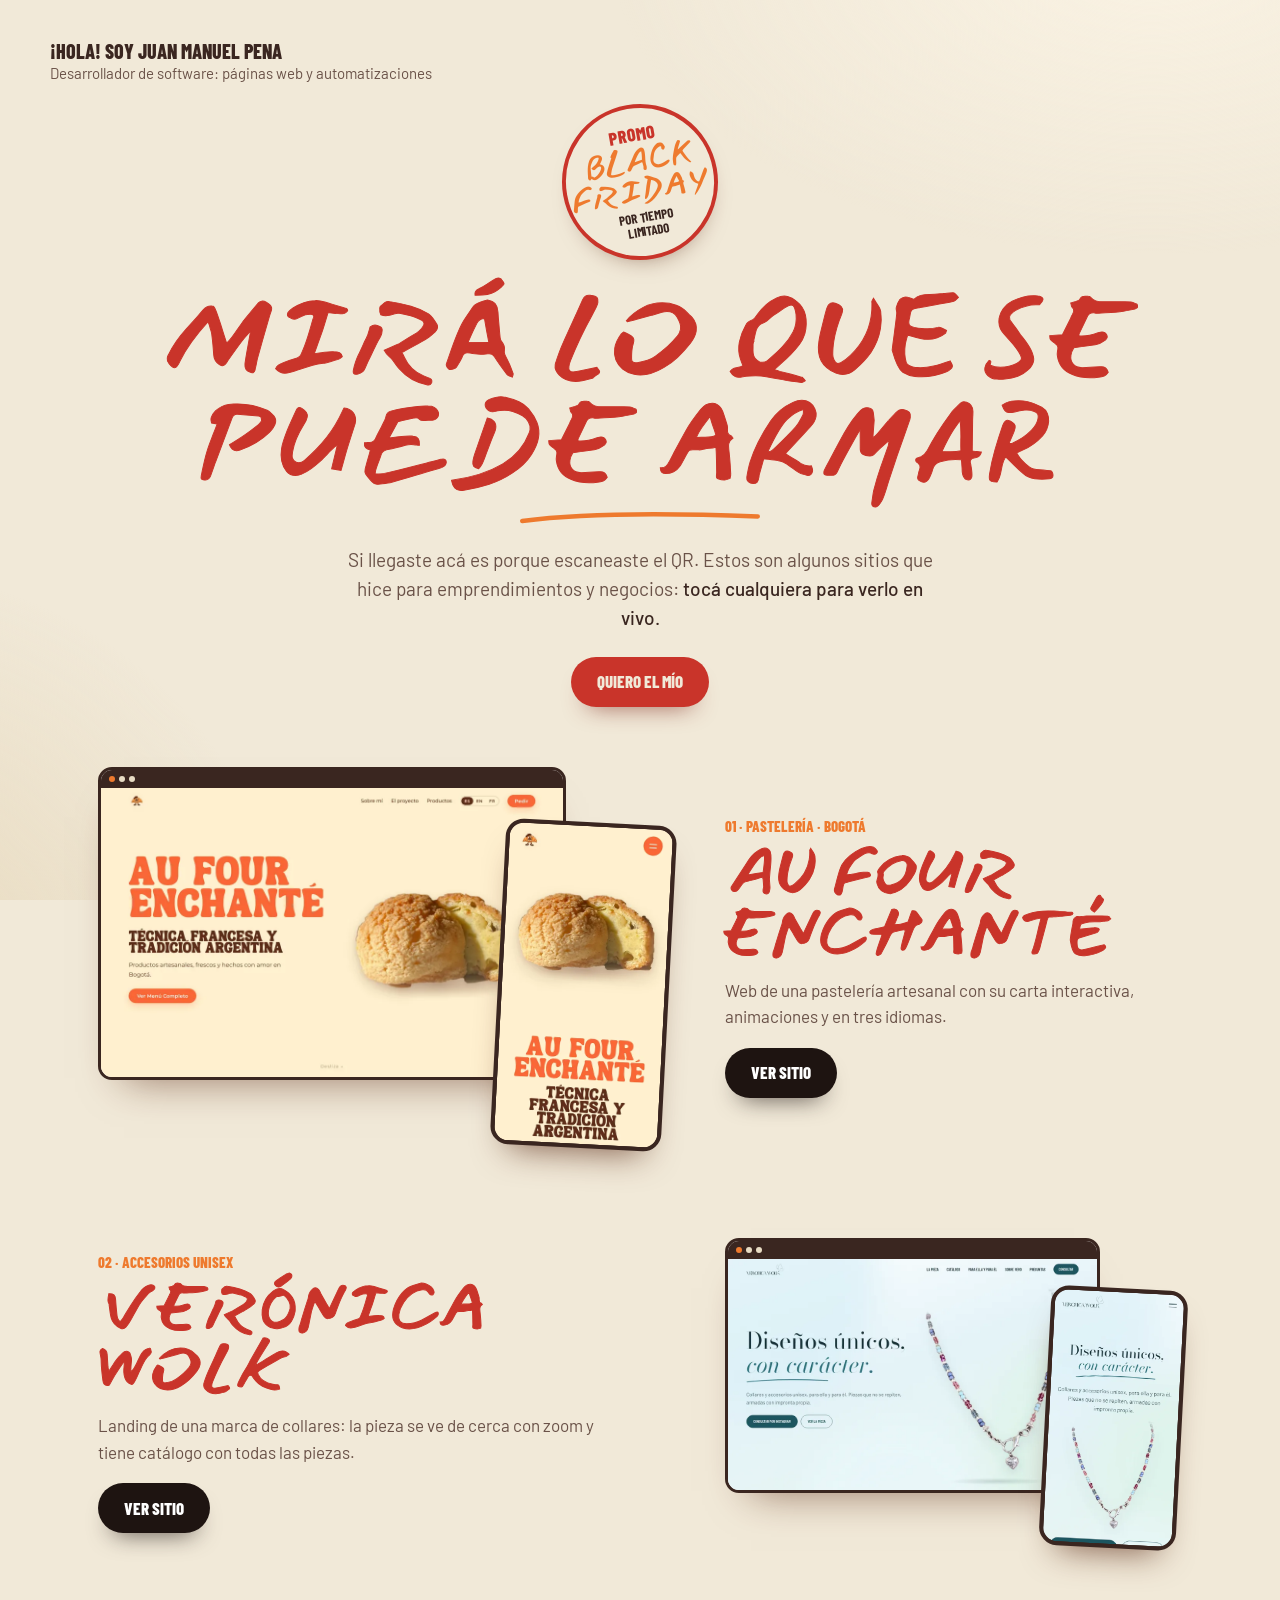
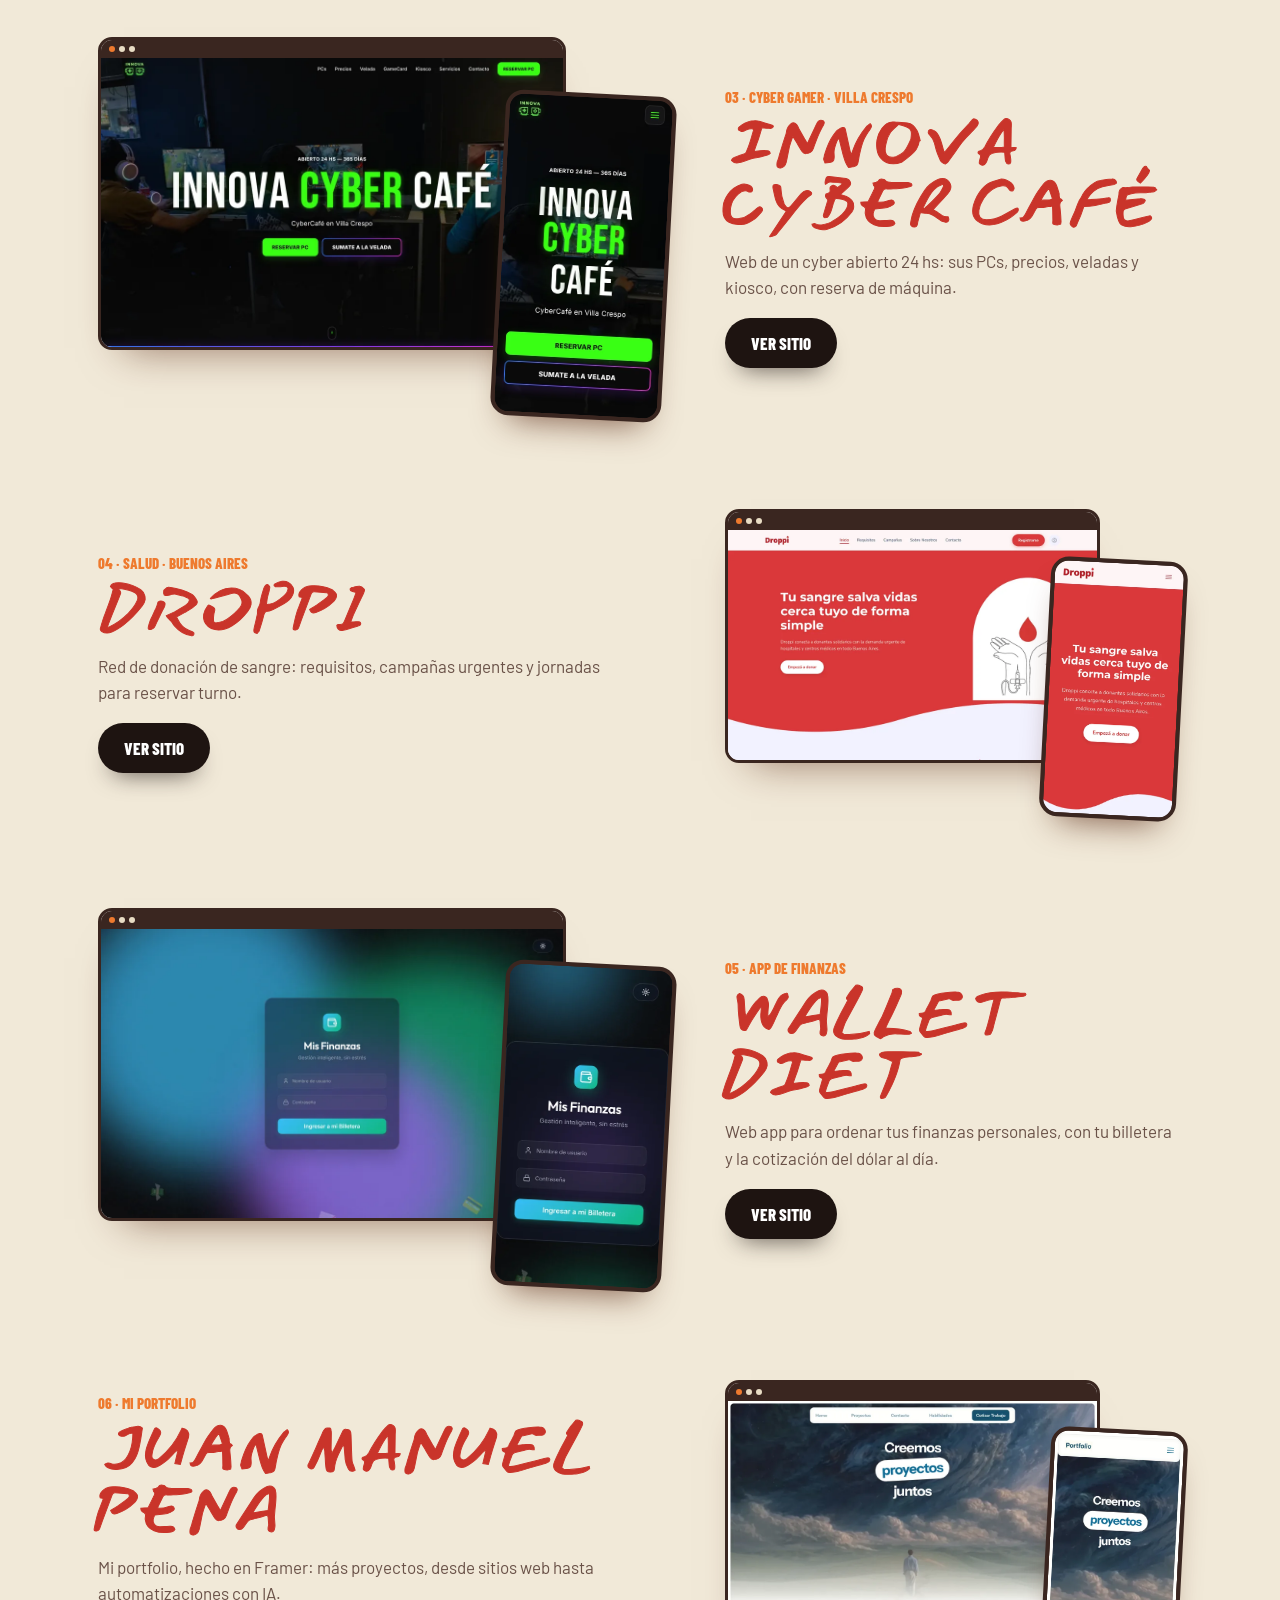
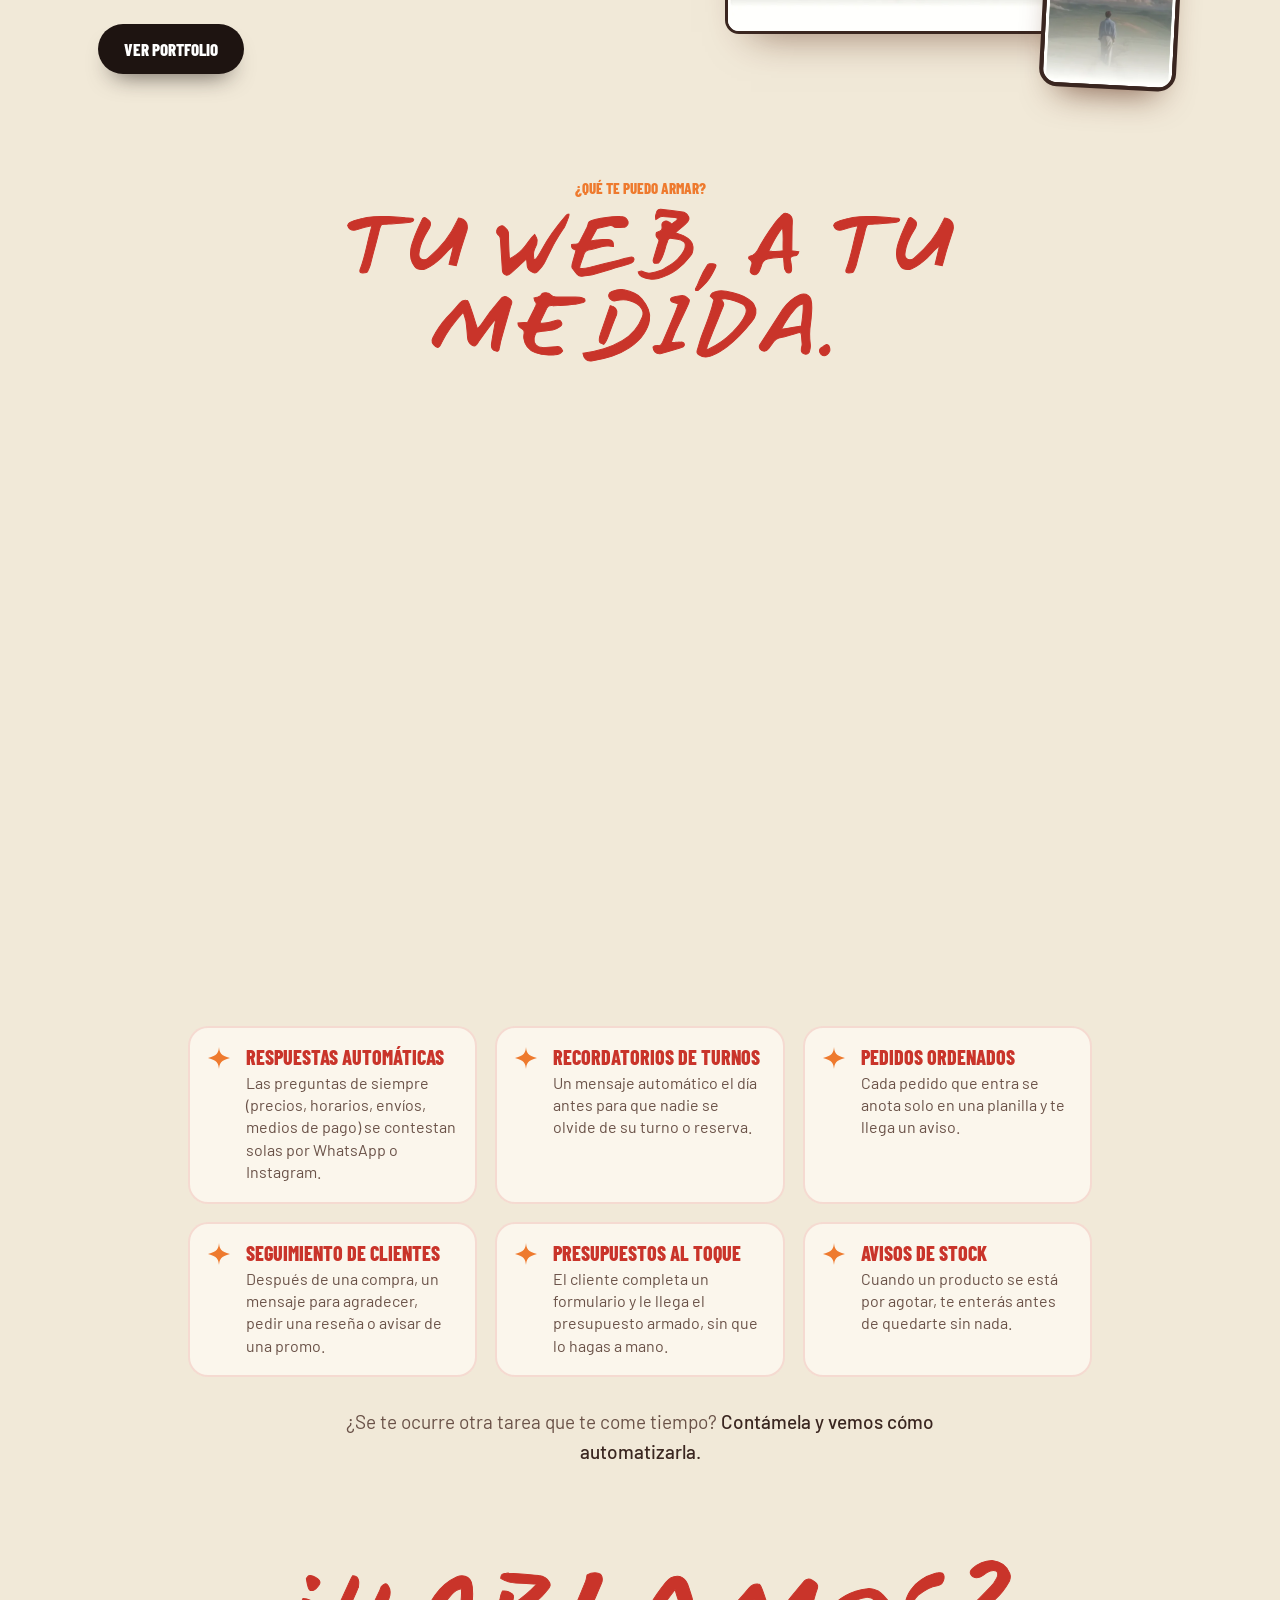
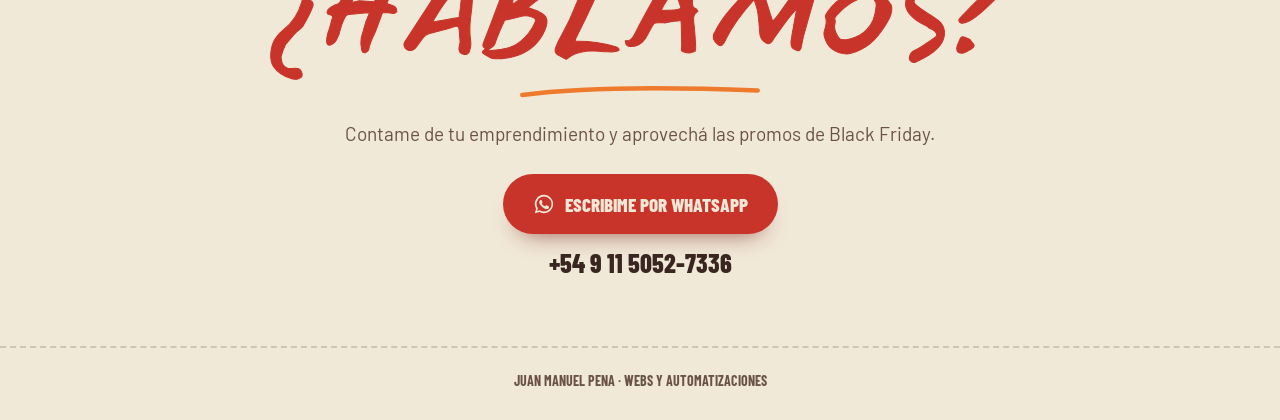
<file: mini-pagina/index.html>
<!doctype html>
<html lang="es">
<head>
  <meta charset="utf-8" />
  <meta name="viewport" content="width=device-width, initial-scale=1, viewport-fit=cover" />
  <title>Juan Manuel Pena — Webs y automatizaciones</title>
  <meta name="description" content="Páginas web a medida y automatizaciones para emprendimientos y negocios. Mirá algunos proyectos y consultame." />
  <meta name="theme-color" content="#F1E9D8" />
  <meta property="og:title" content="Webs y automatizaciones a medida" />
  <meta property="og:description" content="Mirá algunos proyectos y escalá tu negocio." />
  <meta property="og:image" content="img/cyber-compu.webp" />
  <link rel="icon" href="data:image/svg+xml,%3Csvg xmlns='http://www.w3.org/2000/svg' viewBox='0 0 24 24'%3E%3Cpath fill='%23C9342A' d='M12 0c.6 6 1.8 9.4 12 12-10.2 2.6-11.4 6-12 12-.6-6-1.8-9.4-12-12C10.2 9.4 11.4 6 12 0Z'/%3E%3C/svg%3E" />
  <link rel="preload" href="fonts/Mansalva-400.woff2" as="font" type="font/woff2" crossorigin />
  <link rel="stylesheet" href="style.css" />
  <script src="config.js" defer></script>
  <script src="main.js" defer></script>
</head>
<body>
  <header class="hero">
    <div class="hi reveal">
      <p><b>¡Hola! Soy Juan Manuel Pena</b>Desarrollador de software: páginas web y automatizaciones</p>
    </div>
    <div class="sticker reveal"><span class="s1">Promo</span><span class="s2">Black<br>Friday</span><span class="s3">Por tiempo<br>limitado</span></div>
    <p class="label reveal"></p>
    <h1 class="brush reveal">Mirá lo que se puede armar</h1>
    <svg class="swash reveal" viewBox="0 0 320 22" aria-hidden="true"><path d="M3 15 C 70 6, 170 3, 317 9" /></svg>
    <p class="lead reveal">Si llegaste acá es porque escaneaste el QR. Estos son algunos sitios que hice para emprendimientos y negocios: <b>tocá cualquiera para verlo en vivo.</b></p>
    <a class="btn reveal" href="#contacto">Quiero el mío</a>
  </header>

  <main>
    <section class="projects" aria-label="Proyectos">
      <article class="project reveal">
        <div class="shots"><div class="browser"><i></i><img src="img/aufore-compu.webp" alt="Au Four Enchanté en la compu" width="960" height="600" loading="lazy" /></div><div class="phone"><img src="img/aufore-celu.webp" alt="Au Four Enchanté en el celular" width="390" height="844" loading="lazy" /></div></div>
        <div class="info">
          <p class="num">01 · Pastelería · Bogotá</p>
          <h2 class="brush">Au Four Enchanté</h2>
          <p>Web de una pastelería artesanal con su carta interactiva, animaciones y en tres idiomas.</p>
          <a class="btn" href="https://aufourenchante.netlify.app/" target="_blank" rel="noopener">Ver sitio</a>
        </div>
      </article>

      <article class="project reveal">
        <div class="shots"><div class="browser"><i></i><img src="img/vero-compu.webp" alt="Verónica Wolk en la compu" width="960" height="600" loading="lazy" /></div><div class="phone"><img src="img/vero-celu.webp" alt="Verónica Wolk en el celular" width="390" height="844" loading="lazy" /></div></div>
        <div class="info">
          <p class="num">02 · Accesorios unisex</p>
          <h2 class="brush">Verónica Wolk</h2>
          <p>Landing de una marca de collares: la pieza se ve de cerca con zoom y tiene catálogo con todas las piezas.</p>
          <a class="btn" href="https://soyverowolk.netlify.app/" target="_blank" rel="noopener">Ver sitio</a>
        </div>
      </article>

      <article class="project reveal">
        <div class="shots"><div class="browser"><i></i><img src="img/cyber-compu.webp" alt="Innova Cyber Café en la compu" width="960" height="600" loading="lazy" /></div><div class="phone"><img src="img/cyber-celu.webp" alt="Innova Cyber Café en el celular" width="390" height="844" loading="lazy" /></div></div>
        <div class="info">
          <p class="num">03 · Cyber gamer · Villa Crespo</p>
          <h2 class="brush">Innova Cyber Café</h2>
          <p>Web de un cyber abierto 24 hs: sus PCs, precios, veladas y kiosco, con reserva de máquina.</p>
          <a class="btn" href="https://innovacybercafe.com/" target="_blank" rel="noopener">Ver sitio</a>
        </div>
      </article>

      <article class="project reveal">
        <div class="shots"><div class="browser"><i></i><img src="img/droppi-compu.webp" alt="Droppi en la compu" width="960" height="600" loading="lazy" /></div><div class="phone"><img src="img/droppi-celu.webp" alt="Droppi en el celular" width="390" height="844" loading="lazy" /></div></div>
        <div class="info">
          <p class="num">04 · Salud · Buenos Aires</p>
          <h2 class="brush">Droppi</h2>
          <p>Red de donación de sangre: requisitos, campañas urgentes y jornadas para reservar turno.</p>
          <a class="btn" href="https://droppi-vei.netlify.app/" target="_blank" rel="noopener">Ver sitio</a>
        </div>
      </article>

      <article class="project reveal">
        <div class="shots"><div class="browser"><i></i><img src="img/wallet-compu.webp" alt="Wallet Diet en la compu" width="960" height="600" loading="lazy" /></div><div class="phone"><img src="img/wallet-celu.webp" alt="Wallet Diet en el celular" width="390" height="844" loading="lazy" /></div></div>
        <div class="info">
          <p class="num">05 · App de finanzas</p>
          <h2 class="brush">Wallet Diet</h2>
          <p>Web app para ordenar tus finanzas personales, con tu billetera y la cotización del dólar al día.</p>
          <a class="btn" href="https://wallet-diet.netlify.app/" target="_blank" rel="noopener">Ver sitio</a>
        </div>
      </article>

      <article class="project reveal">
        <div class="shots"><div class="browser"><i></i><img src="img/pena-compu.webp" alt="Portfolio de Juan Manuel Pena en la compu" width="960" height="600" loading="lazy" /></div><div class="phone"><img src="img/pena-celu.webp" alt="Portfolio en el celular" width="390" height="844" loading="lazy" /></div></div>
        <div class="info">
          <p class="num">06 · Mi portfolio</p>
          <h2 class="brush">Juan Manuel Pena</h2>
          <p>Mi portfolio, hecho en Framer: más proyectos, desde sitios web hasta automatizaciones con IA.</p>
          <a class="btn" href="https://portfolio-pena.framer.website/" target="_blank" rel="noopener">Ver portfolio</a>
        </div>
      </article>
    </section>

    <section class="services">
      <p class="label reveal">¿Qué te puedo armar?</p>
      <h2 class="brush reveal">Tu web, a tu medida.</h2>
      <div class="svc">
        <div class="card r reveal"><h3>Páginas web a medida</h3><p>Con tu estilo, rápidas y pensadas para el celu, para que tu negocio llegue a más personas.</p></div>
        <div class="card o reveal"><h3>Automatizaciones</h3><p>Mensajes, pedidos o planillas: lo repetitivo, que se haga solo y te deje más tiempo.</p></div>
      </div>
      <p class="lead note reveal">Todas las páginas que hago son <b>a medida</b>: nada de plantillas, cada una se arma pensando en tu negocio.</p>

      <div class="auto">
        <p class="label reveal">Automatizaciones</p>
        <h2 class="brush reveal">¿Hacés siempre lo mismo?</h2>
        <p class="lead reveal">Si en tu laburo hay tareas que se repiten todos los días, las podemos automatizar juntos para que ahorres tiempo y llegues a mejores resultados. Algunas ideas:</p>
        <ul class="ideas">
          <li class="reveal"><b>Respuestas automáticas</b>Las preguntas de siempre (precios, horarios, envíos, medios de pago) se contestan solas por WhatsApp o Instagram.</li>
          <li class="reveal"><b>Recordatorios de turnos</b>Un mensaje automático el día antes para que nadie se olvide de su turno o reserva.</li>
          <li class="reveal"><b>Pedidos ordenados</b>Cada pedido que entra se anota solo en una planilla y te llega un aviso.</li>
          <li class="reveal"><b>Seguimiento de clientes</b>Después de una compra, un mensaje para agradecer, pedir una reseña o avisar de una promo.</li>
          <li class="reveal"><b>Presupuestos al toque</b>El cliente completa un formulario y le llega el presupuesto armado, sin que lo hagas a mano.</li>
          <li class="reveal"><b>Avisos de stock</b>Cuando un producto se está por agotar, te enterás antes de quedarte sin nada.</li>
        </ul>
        <p class="lead reveal">¿Se te ocurre otra tarea que te come tiempo? <b>Contámela y vemos cómo automatizarla.</b></p>
      </div>
    </section>

    <section class="contact" id="contacto">
      <h2 class="brush reveal">¿Hablamos?</h2>
      <svg class="swash reveal" viewBox="0 0 320 22" aria-hidden="true"><path d="M3 15 C 70 6, 170 3, 317 9" /></svg>
      <p class="lead reveal">Contame de tu emprendimiento y aprovechá las promos de Black Friday.</p>
      <a class="btn big reveal" data-wa href="#" target="_blank" rel="noopener">
        <svg viewBox="0 0 24 24" aria-hidden="true"><path d="M12 2a10 10 0 0 0-8.6 15.1L2 22l5-1.3A10 10 0 1 0 12 2Zm0 18.2a8.2 8.2 0 0 1-4.2-1.2l-.3-.2-3 .8.8-2.9-.2-.3A8.2 8.2 0 1 1 12 20.2Zm4.5-6.1c-.2-.1-1.5-.7-1.7-.8s-.4-.1-.6.1-.7.8-.8 1-.3.2-.5.1a6.7 6.7 0 0 1-3.3-2.9c-.3-.4.3-.4.7-1.3.1-.2 0-.3 0-.4l-.8-1.8c-.2-.5-.4-.4-.6-.4h-.5a1 1 0 0 0-.7.3 3 3 0 0 0-.9 2.2 5.2 5.2 0 0 0 1.1 2.7 11.8 11.8 0 0 0 4.5 4c1.7.7 2.3.8 3.2.6.5-.1 1.5-.6 1.7-1.2s.2-1.1.2-1.2-.2-.2-.4-.3Z"/></svg>
        Escribime por WhatsApp
      </a>
      <p class="phone-num reveal" data-phone></p>
    </section>
  </main>

  <footer class="foot">Juan Manuel Pena · Webs y automatizaciones</footer>
</body>
</html>
</file>
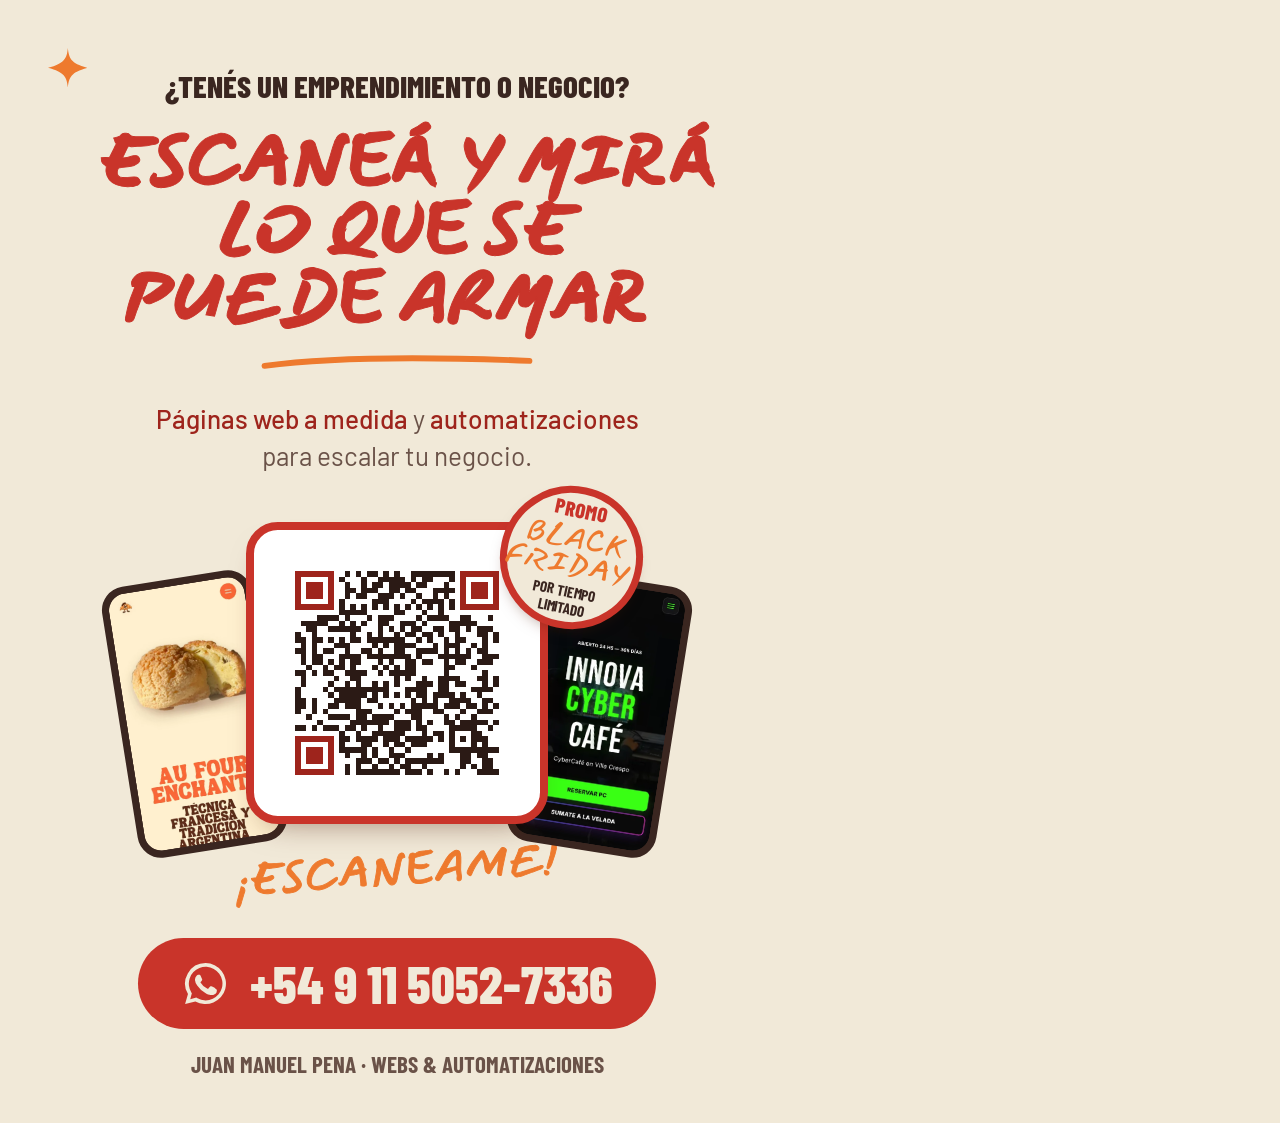
<file: flyer/fuente/flyer.html>
<!doctype html>
<html lang="es">
<head>
<meta charset="utf-8" />
<style>
  @font-face { font-family: 'Brush'; src: url(../../mini-pagina/fonts/Mansalva-400.woff2); }
  @font-face { font-family: 'Cond'; font-weight: 700; src: url(../../mini-pagina/fonts/BarlowCondensed-700.woff2); }
  @font-face { font-family: 'Cond'; font-weight: 800; src: url(../../mini-pagina/fonts/BarlowCondensed-800.woff2); }
  @font-face { font-family: 'Barlow'; font-weight: 400; src: url(../../mini-pagina/fonts/b400.woff2); }
  @font-face { font-family: 'Barlow'; font-weight: 500; src: url(../../mini-pagina/fonts/b500.woff2); }
  /* todo se mide en rem = 1% del ancho de la hoja, así sirve igual para A4 y para A6 */
  :root { --cream: #F1E9D8; --red: #C9342A; --red-d: #9E241C; --orange: #EE7A2E; --ink: #3A2620; --muted: #6a5248; --paper: var(--cream); }
  .bn { --cream: #fff; --red: #111; --red-d: #000; --orange: #444; --ink: #111; --muted: #333; --paper: #fff; }
  * { box-sizing: border-box; margin: 0; }
  html, body { width: var(--W); height: var(--H); overflow: hidden; }
  body { background: var(--paper); color: var(--ink); font-family: 'Barlow'; position: relative; -webkit-print-color-adjust: exact; print-color-adjust: exact; }
  .brush { font-family: 'Brush'; text-transform: uppercase; transform: skewX(-9deg); -webkit-text-stroke: .12rem currentColor; line-height: .92; }
  .wrap { position: absolute; inset: 0; padding: 9rem 8rem 0; text-align: center; }
  .kicker { font: 800 3.9rem/1 'Cond'; text-transform: uppercase; color: var(--ink); }
  .h { color: var(--red); font-size: 8.6rem; margin-top: 3.4rem; line-height: 1; }
  .swash { display: block; width: 34rem; height: 2.4rem; margin: 2.4rem auto 0; overflow: visible; }
  .swash path { fill: none; stroke: var(--orange); stroke-width: 7; stroke-linecap: round; }
  .sub { font: 400 3.3rem/1.4 'Barlow'; color: var(--muted); margin: 3.6rem auto 0; max-width: 66rem; }
  .sub b { font-weight: 500; color: var(--red-d); }

  .qrzone { position: relative; margin: 6rem auto 0; width: 38rem; }
  .qrcard { background: #fff; border: 1.1rem solid var(--red); border-radius: 4rem; padding: 2.4rem; box-shadow: 0 2rem 4rem -2.5rem rgba(80,30,10,.6); position: relative; z-index: 2; }
  .qrcard svg { display: block; width: 100%; height: auto; }
  .scan { display: inline-block; color: var(--orange); font-size: 5.4rem; margin-top: 3.4rem; transform: rotate(-4deg) skewX(-9deg); white-space: nowrap; }
  .arrow { position: absolute; z-index: 3; left: -10rem; top: 1rem; width: 12rem; height: 16rem; overflow: visible; }
  .arrow path { fill: none; stroke: var(--orange); stroke-width: .9rem; stroke-linecap: round; stroke-linejoin: round; }
  .ph { position: absolute; z-index: 1; width: 19rem; border-radius: 3rem; overflow: hidden; border: .9rem solid var(--ink); background: var(--ink); top: 7rem; }
  .ph img { display: block; width: 100%; aspect-ratio: 390 / 740; object-fit: cover; object-position: top; border-radius: 2.2rem; }
  .ph.l { left: -16rem; transform: rotate(-9deg); }
  .ph.r { right: -16rem; transform: rotate(9deg); }
  .bn .ph { display: none; }

  .contact { position: absolute; left: 7rem; right: 7rem; bottom: 5.6rem; text-align: center; }
  .contact .lbl { font: 800 3.4rem/1 'Cond'; text-transform: uppercase; color: var(--orange); }
  .contact .num { display: inline-flex; align-items: center; gap: 2.4rem; margin-top: 0; padding: 2.4rem 5.4rem; border-radius: 99rem; background: var(--red); color: var(--cream); font: 800 6.6rem/1 'Cond'; }
  .contact .num svg { width: 6.2rem; height: 6.2rem; fill: currentColor; }
  .bn .contact .num { background: #fff; color: #000; border: .8rem solid #000; }
  .contact .who { font: 700 2.9rem/1.2 'Cond'; text-transform: uppercase; color: var(--muted); margin-top: 2.8rem; }
  .sticker { position: absolute; right: -12rem; top: -4.5rem; width: 18rem; height: 18rem; border-radius: 50%; background: var(--paper); border: .9rem solid var(--red); display: grid; place-content: center; text-align: center; transform: rotate(12deg); z-index: 4; box-shadow: 0 1rem 2rem -1.2rem rgba(80,30,10,.5); }
  .sticker .s1 { font: 800 2.6rem/1 'Cond'; color: var(--red); text-transform: uppercase; }
  .sticker .s2 { font-family: 'Brush'; text-transform: uppercase; font-size: 3.6rem; color: var(--orange); transform: skewX(-9deg); line-height: .95; margin: .6rem 0; }
  .sticker .s3 { font: 700 1.9rem/1.1 'Cond'; color: var(--ink); text-transform: uppercase; }
  .spark { position: absolute; color: var(--orange); }
  .spark svg { width: 100%; height: 100%; fill: currentColor; }
</style>
</head>
<body>
  <span class="spark" style="left:6rem;top:6rem;width:5rem;height:5rem"><svg viewBox="0 0 24 24"><path d="M12 0c.6 6 1.8 9.4 12 12-10.2 2.6-11.4 6-12 12-.6-6-1.8-9.4-12-12C10.2 9.4 11.4 6 12 0Z"/></svg></span>
  <div class="wrap">
    <p class="kicker">¿Tenés un emprendimiento o negocio?</p>
    <h1 class="brush h">Escaneá y mirá<br>lo que se<br>puede armar</h1>
    <svg class="swash" viewBox="0 0 320 22"><path d="M3 15 C 70 6, 170 3, 317 9" /></svg>
    <p class="sub"><b>Páginas web a medida</b> y <b>automatizaciones</b><br>para escalar tu negocio.</p>
    <div class="qrzone">
      <div class="ph l"><img src="../../mini-pagina/img/aufore-celu.webp" alt="" /></div>
      <div class="ph r"><img src="../../mini-pagina/img/cyber-celu.webp" alt="" /></div>
      <div class="qrcard" id="qr"></div>
      <div class="sticker"><span class="s1">Promo</span><span class="s2">Black<br>Friday</span><span class="s3">Por tiempo<br>limitado</span></div>
    </div>
    <p class="brush scan">¡Escaneame!</p>
  </div>
  <div class="contact">
    <p class="num"><svg viewBox="0 0 24 24" aria-hidden="true"><path d="M12 2a10 10 0 0 0-8.6 15.1L2 22l5-1.3A10 10 0 1 0 12 2Zm0 18.2a8.2 8.2 0 0 1-4.2-1.2l-.3-.2-3 .8.8-2.9-.2-.3A8.2 8.2 0 1 1 12 20.2Zm4.5-6.1c-.2-.1-1.5-.7-1.7-.8s-.4-.1-.6.1-.7.8-.8 1-.3.2-.5.1a6.7 6.7 0 0 1-3.3-2.9c-.3-.4.3-.4.7-1.3.1-.2 0-.3 0-.4l-.8-1.8c-.2-.5-.4-.4-.6-.4h-.5a1 1 0 0 0-.7.3 3 3 0 0 0-.9 2.2 5.2 5.2 0 0 0 1.1 2.7 11.8 11.8 0 0 0 4.5 4c1.7.7 2.3.8 3.2.6.5-.1 1.5-.6 1.7-1.2s.2-1.1.2-1.2-.2-.2-.4-.3Z"/></svg><span id="tel"></span></p>
    <p class="who">Juan Manuel Pena · Webs &amp; automatizaciones</p>
  </div>
<script>
  const q = new URLSearchParams(location.search);
  const W = +(q.get('w') || 794), H = Math.round(W * 297 / 210);
  document.documentElement.style.setProperty('--W', W + 'px');
  document.documentElement.style.setProperty('--H', H + 'px');
  document.documentElement.style.fontSize = (W / 100) + 'px';
  if (q.get('bn')) document.documentElement.classList.add('bn');
  document.getElementById('tel').textContent = q.get('tel') || '+54 9 11 5052-7336';
  fetch(q.get('bn') ? 'qr-bn.svg' : 'qr.svg').then(r => r.text()).then(t => { document.getElementById('qr').innerHTML = t; document.body.dataset.ok = 1; });
</script>
</body>
</html>
</file>
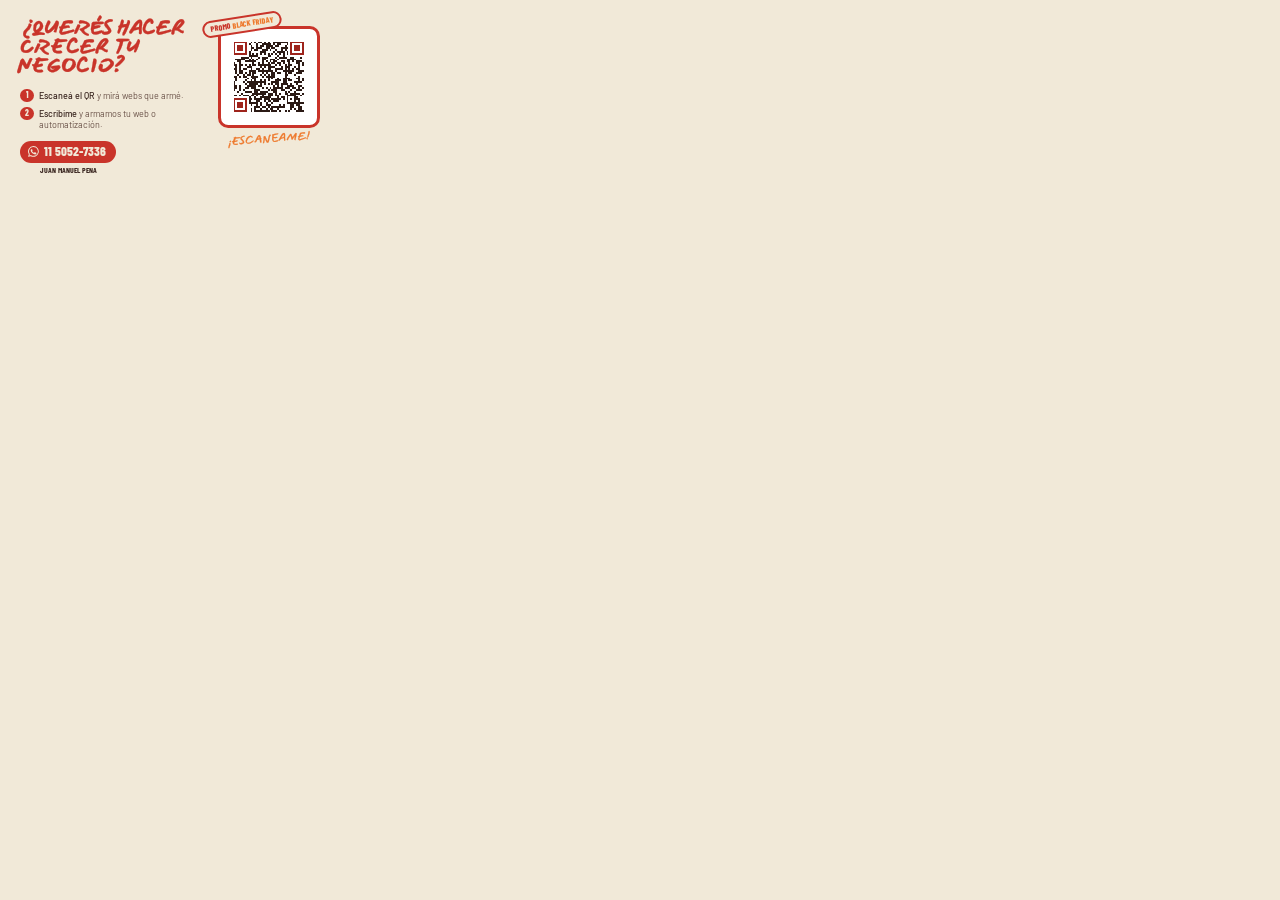
<file: tarjeta/fuente/tarjeta.html>
<!doctype html>
<html lang="es">
<head>
<meta charset="utf-8" />
<style>
  @font-face { font-family: 'Brush'; src: url(../../mini-pagina/fonts/Mansalva-400.woff2); }
  @font-face { font-family: 'Cond'; font-weight: 700; src: url(../../mini-pagina/fonts/BarlowCondensed-700.woff2); }
  @font-face { font-family: 'Cond'; font-weight: 800; src: url(../../mini-pagina/fonts/BarlowCondensed-800.woff2); }
  @font-face { font-family: 'Barlow'; font-weight: 400; src: url(../../mini-pagina/fonts/b400.woff2); }
  @font-face { font-family: 'Barlow'; font-weight: 500; src: url(../../mini-pagina/fonts/b500.woff2); }
  /* 1rem = 1% del ancho de la tarjeta (9 cm) */
  :root { --cream: #F1E9D8; --red: #C9342A; --red-d: #9E241C; --orange: #EE7A2E; --ink: #3A2620; --muted: #6a5248; --paper: var(--cream); --back: var(--red); --back-ink: var(--cream); --back-acc: #FFC9A0; }
  .bn { --cream: #fff; --red: #111; --red-d: #000; --orange: #111; --ink: #111; --muted: #333; --paper: #fff; --back: #111; --back-ink: #fff; --back-acc: #fff; }
  * { box-sizing: border-box; margin: 0; }
  [hidden] { display: none !important; }
  html, body { width: var(--W); height: var(--H); overflow: hidden; }
  body { background: var(--paper); color: var(--ink); font-family: 'Barlow'; position: relative; -webkit-print-color-adjust: exact; print-color-adjust: exact; }
  .brush { font-family: 'Brush'; text-transform: uppercase; transform: skewX(-9deg); -webkit-text-stroke: .08rem currentColor; line-height: .95; }

  /* frente */
  .front { position: absolute; inset: 0; }
  .left { position: absolute; left: 6rem; top: 5.2rem; width: 54rem; }
  .kicker { font: 800 3.5rem/1 'Cond'; text-transform: uppercase; color: var(--orange); }
  .h { color: var(--red); font-size: 5.7rem; margin-top: 0; line-height: .98; }
  .steps { list-style: none; padding: 0; margin-top: 4.4rem; display: grid; gap: 1.6rem; }
  .steps li { display: flex; align-items: flex-start; gap: 1.6rem; font: 400 2.65rem/1.22 'Barlow'; color: var(--muted); }
  .steps b { font-weight: 500; color: var(--ink); }
  .steps span { flex: none; display: grid; place-items: center; width: 3.9rem; height: 3.9rem; border-radius: 50%; background: var(--red); color: var(--paper); font: 800 2.5rem/1 'Cond'; margin-top: -.2rem; }
  .sub { font: 400 2.75rem/1.3 'Barlow'; color: var(--muted); margin-top: 2.2rem; }
  .sub b { font-weight: 500; color: var(--ink); }
  .contact { position: absolute; left: 6rem; bottom: 4.2rem; display: flex; flex-direction: column; align-items: center; }
  .contact .name { font: 700 2.3rem/1 'Cond'; text-transform: uppercase; color: var(--ink); margin-top: 1.3rem; }
  .wa { display: inline-flex; align-items: center; gap: 1.2rem; padding: 1.3rem 2.8rem 1.3rem 2rem; border-radius: 99rem; background: var(--red); color: var(--cream); font: 800 3.8rem/1 'Cond'; }
  .wa svg { width: 3.8rem; height: 3.8rem; fill: currentColor; }
  .bn .wa { background: #fff; color: #000; box-shadow: inset 0 0 0 .5rem #000; }
  .right { position: absolute; right: 6rem; top: 7.6rem; width: 30rem; text-align: center; }
  .qrcard { background: #fff; border: .9rem solid var(--red); border-radius: 3rem; padding: 1.6rem; }
  .qrcard svg { display: block; width: 100%; height: auto; }
  .scan { color: var(--orange); font-size: 3.2rem; margin-top: 1.8rem; display: inline-block; transform: rotate(-4deg) skewX(-9deg); }
  .tag { position: absolute; left: -4.6rem; top: -2.8rem; transform: rotate(-9deg); background: var(--paper); border: .6rem solid var(--red); border-radius: 99rem; padding: .8rem 1.8rem; font: 800 2.3rem/1 'Cond'; text-transform: uppercase; color: var(--red); white-space: nowrap; }
  .tag i { font-style: normal; color: var(--orange); }

  /* dorso */
  .back { position: absolute; inset: 0; background: var(--back); color: var(--back-ink); display: grid; place-content: center; text-align: center; }
  .back .h2 { font-size: 10rem; color: var(--back-ink); }
  .back .swash { display: block; width: 40rem; height: 2.6rem; margin: 2.4rem auto 0; overflow: visible; }
  .back .swash path { fill: none; stroke: var(--back-acc); stroke-width: 7; stroke-linecap: round; }
  .back .name { font: 800 4.4rem/1 'Cond'; text-transform: uppercase; margin-top: 3.6rem; }
  .back .url { font: 500 2.8rem/1 'Barlow'; margin-top: 1.6rem; opacity: .85; }
  .spark { position: absolute; color: var(--back-acc); }
  .spark svg { width: 100%; height: 100%; fill: currentColor; }
</style>
</head>
<body>
<section class="front" id="front">
  <div class="left">
    <h1 class="brush h">¿Querés hacer<br>crecer tu<br>negocio?</h1>
    <ol class="steps"><li><span>1</span><p><b>Escaneá el QR</b> y mirá webs que armé.</p></li><li><span>2</span><p><b>Escribime</b> y armamos tu web o automatización.</p></li></ol>
  </div>
  <div class="contact">
  <p class="wa"><svg viewBox="0 0 24 24" aria-hidden="true"><path d="M12 2a10 10 0 0 0-8.6 15.1L2 22l5-1.3A10 10 0 1 0 12 2Zm0 18.2a8.2 8.2 0 0 1-4.2-1.2l-.3-.2-3 .8.8-2.9-.2-.3A8.2 8.2 0 1 1 12 20.2Zm4.5-6.1c-.2-.1-1.5-.7-1.7-.8s-.4-.1-.6.1-.7.8-.8 1-.3.2-.5.1a6.7 6.7 0 0 1-3.3-2.9c-.3-.4.3-.4.7-1.3.1-.2 0-.3 0-.4l-.8-1.8c-.2-.5-.4-.4-.6-.4h-.5a1 1 0 0 0-.7.3 3 3 0 0 0-.9 2.2 5.2 5.2 0 0 0 1.1 2.7 11.8 11.8 0 0 0 4.5 4c1.7.7 2.3.8 3.2.6.5-.1 1.5-.6 1.7-1.2s.2-1.1.2-1.2-.2-.2-.4-.3Z"/></svg>11 5052-7336</p>
    <p class="name">Juan Manuel Pena</p>
  </div>
  <div class="right">
    <span class="tag">Promo <i>Black Friday</i></span>
    <div class="qrcard" id="qr"></div>
    <p class="brush scan">¡Escaneame!</p>
  </div>
</section>
<section class="back" id="back" hidden>
  <span class="spark" style="left:8rem;top:8rem;width:5rem;height:5rem"><svg viewBox="0 0 24 24"><path d="M12 0c.6 6 1.8 9.4 12 12-10.2 2.6-11.4 6-12 12-.6-6-1.8-9.4-12-12C10.2 9.4 11.4 6 12 0Z"/></svg></span>
  <span class="spark" style="right:9rem;bottom:9rem;width:3.6rem;height:3.6rem"><svg viewBox="0 0 24 24"><path d="M12 0c.6 6 1.8 9.4 12 12-10.2 2.6-11.4 6-12 12-.6-6-1.8-9.4-12-12C10.2 9.4 11.4 6 12 0Z"/></svg></span>
  <p class="brush h2">Tu web,<br>a tu medida</p>
  <svg class="swash" viewBox="0 0 320 22"><path d="M3 15 C 70 6, 170 3, 317 9" /></svg>
  <p class="name">Juan Manuel Pena · Webs &amp; automatizaciones</p>
  <p class="url">pena-proyectos.netlify.app</p>
</section>
<script>
  const q = new URLSearchParams(location.search);
  const W = +(q.get('w') || 340), H = Math.round(W * 50 / 90);
  const r = document.documentElement;
  r.style.setProperty('--W', W + 'px'); r.style.setProperty('--H', H + 'px'); r.style.fontSize = (W / 100) + 'px';
  if (q.get('bn')) r.classList.add('bn');
  if (q.get('side') === 'back') { front.hidden = true; back.hidden = false; }
  fetch(q.get("bn") ? "../../flyer/fuente/qr-bn.svg" : "../../flyer/fuente/qr.svg").then(x => x.text()).then(t => { qr.innerHTML = t; document.body.dataset.ok = 1; });
</script>
</body>
</html>
</file>
<file: mini-pagina/style.css>
/* Mobile first: lo de base es para celular; @media (min-width: 900px) agrega escritorio. */
@font-face { font-family: 'Brush'; src: url(fonts/Mansalva-400.woff2) format('woff2'); font-display: swap; }
@font-face { font-family: 'Cond'; font-weight: 700; src: url(fonts/BarlowCondensed-700.woff2) format('woff2'); font-display: swap; }
@font-face { font-family: 'Cond'; font-weight: 800; src: url(fonts/BarlowCondensed-800.woff2) format('woff2'); font-display: swap; }
@font-face { font-family: 'Barlow'; font-weight: 400; src: url(fonts/b400.woff2) format('woff2'); font-display: swap; }
@font-face { font-family: 'Barlow'; font-weight: 500; src: url(fonts/b500.woff2) format('woff2'); font-display: swap; }

:root { --cream: #F1E9D8; --cream2: #E8DCC4; --red: #C9342A; --red-d: #9E241C; --orange: #EE7A2E; --ink: #3A2620; --muted: #6a5248; --pad: 22px; --ease: cubic-bezier(.22, 1, .36, 1); }
* { box-sizing: border-box; margin: 0; }
html { -webkit-text-size-adjust: 100%; scroll-behavior: smooth; overflow-x: hidden; }
main, header { overflow-x: clip; }
body { background: var(--cream); color: var(--ink); font: 400 17px/1.55 'Barlow', system-ui, sans-serif; overflow-x: hidden;
 }
/* fondo fijo como capa aparte: background-attachment: fixed falla en iPhone */
body::before { content: ''; position: fixed; inset: 0; z-index: -1; pointer-events: none;
  background-image: radial-gradient(900px 500px at 90% -5%, #f9f2e3, transparent 60%), radial-gradient(700px 700px at -10% 110%, #e7d9bd, transparent 60%); }
img { display: block; max-width: 100%; height: auto; }
a { color: inherit; }

.brush { font-family: 'Brush', cursive; font-weight: 400; text-transform: uppercase; transform: skewX(-9deg); -webkit-text-stroke: 1px currentColor; line-height: .95; color: var(--red); }
.label { font: 800 15px/1.2 'Cond', sans-serif; text-transform: uppercase; color: var(--orange); }
.lead { font-size: 17px; color: var(--muted); max-width: 32em; margin: 0 auto; }
.swash { display: block; width: min(240px, 60%); height: 18px; margin: 12px auto 18px; overflow: visible; }
.swash path { fill: none; stroke: var(--orange); stroke-width: 6; stroke-linecap: round; stroke-dasharray: 340; stroke-dashoffset: 340; transition: stroke-dashoffset 1.2s var(--ease) .2s; }
.swash.in path { stroke-dashoffset: 0; }

.btn { display: inline-flex; align-items: center; justify-content: center; gap: 10px; min-height: 50px; padding: 15px 26px; border-radius: 999px; background: var(--red); color: var(--cream); text-decoration: none;
  font: 800 17px/1 'Cond', sans-serif; text-transform: uppercase; box-shadow: 0 14px 24px -16px rgba(120,30,20,.8); transition: transform .3s var(--ease), background .3s; }
.btn:active { transform: scale(.97); }
@media (hover: hover) { .btn:hover { background: var(--red-d); transform: translateY(-2px); } }
.btn svg { width: 22px; height: 22px; fill: currentColor; }
.btn.big { min-height: 60px; font-size: 19px; padding: 18px 30px; }

/* inicio */
.hero { position: relative; text-align: center; padding: 56px var(--pad) 40px; }
.hero h1 { font-size: clamp(50px, 15vw, 110px); margin: 12px auto 0; max-width: 1000px; text-wrap: balance; }
.hero .lead { margin-bottom: 24px; }
.sticker { width: 128px; height: 128px; margin: 0 auto 22px; border-radius: 50%; background: var(--cream); border: 4px solid var(--red); display: grid; place-content: center; text-align: center; transform: rotate(-10deg); box-shadow: 0 12px 24px -16px rgba(80,30,10,.6); }
.sticker .s1 { font: 800 15px/1 'Cond'; color: var(--red); text-transform: uppercase; }
.sticker .s2 { font-family: 'Brush'; text-transform: uppercase; font-size: 26px; color: var(--orange); transform: skewX(-9deg); line-height: .95; margin: 3px 0; }
.sticker .s3 { font: 700 11px/1.1 'Cond'; color: var(--ink); text-transform: uppercase; }

/* proyectos */
.projects { display: grid; gap: 54px; padding: 20px var(--pad) 40px; max-width: 1180px; margin: 0 auto; }
.project { display: grid; gap: 20px; }
.shots { position: relative; padding-right: 18%; padding-bottom: 12%; }
.browser { border-radius: 14px; overflow: hidden; background: #fff; box-shadow: 0 24px 40px -26px rgba(80,30,10,.6); border: 3px solid var(--ink); }
.browser i { display: block; height: 18px; background: var(--ink); position: relative; }
.browser i::before { content: ''; position: absolute; left: 8px; top: 6px; width: 6px; height: 6px; border-radius: 50%; background: var(--orange); box-shadow: 10px 0 0 var(--cream2), 20px 0 0 var(--cream2); }
.browser img { aspect-ratio: 16 / 10; width: 100%; object-fit: cover; object-position: top; }
.phone { position: absolute; right: 0; bottom: 0; width: 30%; border-radius: 18px; overflow: hidden; border: 4px solid var(--ink); background: var(--ink); box-shadow: 0 20px 34px -18px rgba(80,30,10,.7); transform: rotate(3deg); }
.phone img { aspect-ratio: 390 / 760; width: 100%; object-fit: cover; object-position: top; border-radius: 13px; }
.info { text-align: center; }
.num { font: 800 15px/1.2 'Cond'; text-transform: uppercase; color: var(--orange); }
.info h2 { font-size: clamp(40px, 11vw, 64px); margin: 8px 0 12px; }
.info p:not(.num) { color: var(--muted); max-width: 30em; margin: 0 auto; }

/* servicios */
.services { text-align: center; padding: 50px var(--pad); max-width: 1000px; margin: 0 auto; }
.services h2 { font-size: clamp(44px, 12vw, 84px); margin-top: 10px; }
.svc { display: grid; gap: 16px; margin-top: 30px; text-align: left; }
.card { border-radius: 24px; padding: 26px 24px; color: var(--cream); box-shadow: 0 18px 30px -22px rgba(80,30,10,.7); }
.card.r { background: var(--red); transform: rotate(-1deg); }
.card.o { background: var(--orange); transform: rotate(1deg); }
.card h3 { font: 800 28px/1.05 'Cond'; text-transform: uppercase; margin-bottom: 8px; }

/* contacto */
.contact { text-align: center; padding: 50px var(--pad) 70px; }
.contact h2 { font-size: clamp(46px, 13vw, 110px); }
.contact .lead { margin-bottom: 26px; }
.phone-num { margin-top: 16px; font: 800 26px/1 'Cond'; color: var(--ink); letter-spacing: 0; }
.foot { text-align: center; padding: 24px var(--pad) calc(30px + env(safe-area-inset-bottom)); font: 700 14px/1.3 'Cond'; text-transform: uppercase; color: var(--muted); border-top: 2px dashed rgba(58,38,32,.18); }

/* aparición */
.reveal { opacity: 0; transform: translateY(26px); transition: opacity .9s var(--ease), transform .9s var(--ease); }
.reveal.in { opacity: 1; transform: none; }
.brush.reveal.in, h1.reveal.in { transform: skewX(-9deg); }
.sticker.reveal.in { transform: rotate(-10deg); }
.card.r.reveal.in { transform: rotate(-1deg); }
.card.o.reveal.in { transform: rotate(1deg); }

/* escritorio */
@media (min-width: 900px) {
  :root { --pad: 48px; }
  .hero { padding-top: 80px; }
  .hero .lead, .lead { font-size: 19px; }
  .sticker { width: 156px; height: 156px; margin: 0 auto 28px; }
  .sticker .s1 { font-size: 18px; } .sticker .s2 { font-size: 32px; } .sticker .s3 { font-size: 13px; }
  .projects { gap: 90px; }
  .project { grid-template-columns: 1.25fr 1fr; align-items: center; gap: 56px; }
  .project:nth-child(even) .shots { order: 2; }
  .info { text-align: left; }
  .info p:not(.num) { margin: 0; }
    .svc { grid-template-columns: 1fr 1fr; gap: 24px; }
  .card { padding: 34px 32px; }
}
@media (prefers-reduced-motion: reduce) { .reveal { opacity: 1; transform: none; transition: none; } .swash path { stroke-dashoffset: 0; } }

/* botón "Ver sitio": oscuro para que resalte */
.info .btn { background: #1E1411; color: #fff; margin-top: 18px; box-shadow: 0 14px 24px -14px rgba(30,20,17,.75); }
@media (hover: hover) { .info .btn:hover { background: #000; } }

/* saludo arriba a la izquierda */
.hi { display: flex; align-items: center; gap: 12px; text-align: left; max-width: 1180px; margin: -24px auto 30px; }
.hi p { font-size: 14px; line-height: 1.3; color: var(--muted); }
.hi b { display: block; font: 800 18px/1.1 'Cond'; text-transform: uppercase; color: var(--ink); margin-bottom: 2px; }
.lead b { font-weight: 500; color: var(--ink); }
.note { margin-top: 30px; }

/* ideas de automatizaciones */
.auto { margin-top: 70px; }
.auto h2 { font-size: clamp(40px, 11vw, 80px); margin: 8px 0 16px; text-wrap: balance; }
.ideas { list-style: none; padding: 0; margin: 30px 0; display: grid; gap: 14px; text-align: left; }
.ideas li { position: relative; background: #FBF6EC; border-radius: 20px; padding: 20px 20px 20px 58px; color: var(--muted); font-size: 15px; line-height: 1.4; box-shadow: inset 0 0 0 2px rgba(201,52,42,.14); }
.ideas li::before { content: ''; position: absolute; left: 20px; top: 21px; width: 22px; height: 22px; background: var(--orange); -webkit-mask: url("data:image/svg+xml,%3Csvg xmlns='http://www.w3.org/2000/svg' viewBox='0 0 24 24'%3E%3Cpath d='M12 0c.6 6 1.8 9.4 12 12-10.2 2.6-11.4 6-12 12-.6-6-1.8-9.4-12-12C10.2 9.4 11.4 6 12 0Z'/%3E%3C/svg%3E") center / contain no-repeat; mask: url("data:image/svg+xml,%3Csvg xmlns='http://www.w3.org/2000/svg' viewBox='0 0 24 24'%3E%3Cpath d='M12 0c.6 6 1.8 9.4 12 12-10.2 2.6-11.4 6-12 12-.6-6-1.8-9.4-12-12C10.2 9.4 11.4 6 12 0Z'/%3E%3C/svg%3E") center / contain no-repeat; }
.ideas b { display: block; font: 800 20px/1.1 'Cond'; text-transform: uppercase; color: var(--red); margin-bottom: 4px; }
@media (min-width: 600px) { .ideas { grid-template-columns: 1fr 1fr; } }
@media (min-width: 900px) {
  .hi { margin: -40px auto 20px; }
    .hi p { font-size: 15px; } .hi b { font-size: 20px; }
  .ideas { grid-template-columns: 1fr 1fr 1fr; gap: 18px; }
  .ideas li { font-size: 16px; }
}

/* tablet: el título no se sale de la pantalla */
@media (min-width: 600px) { .hero h1 { font-size: min(10.5vw, 110px); } }
</file>
